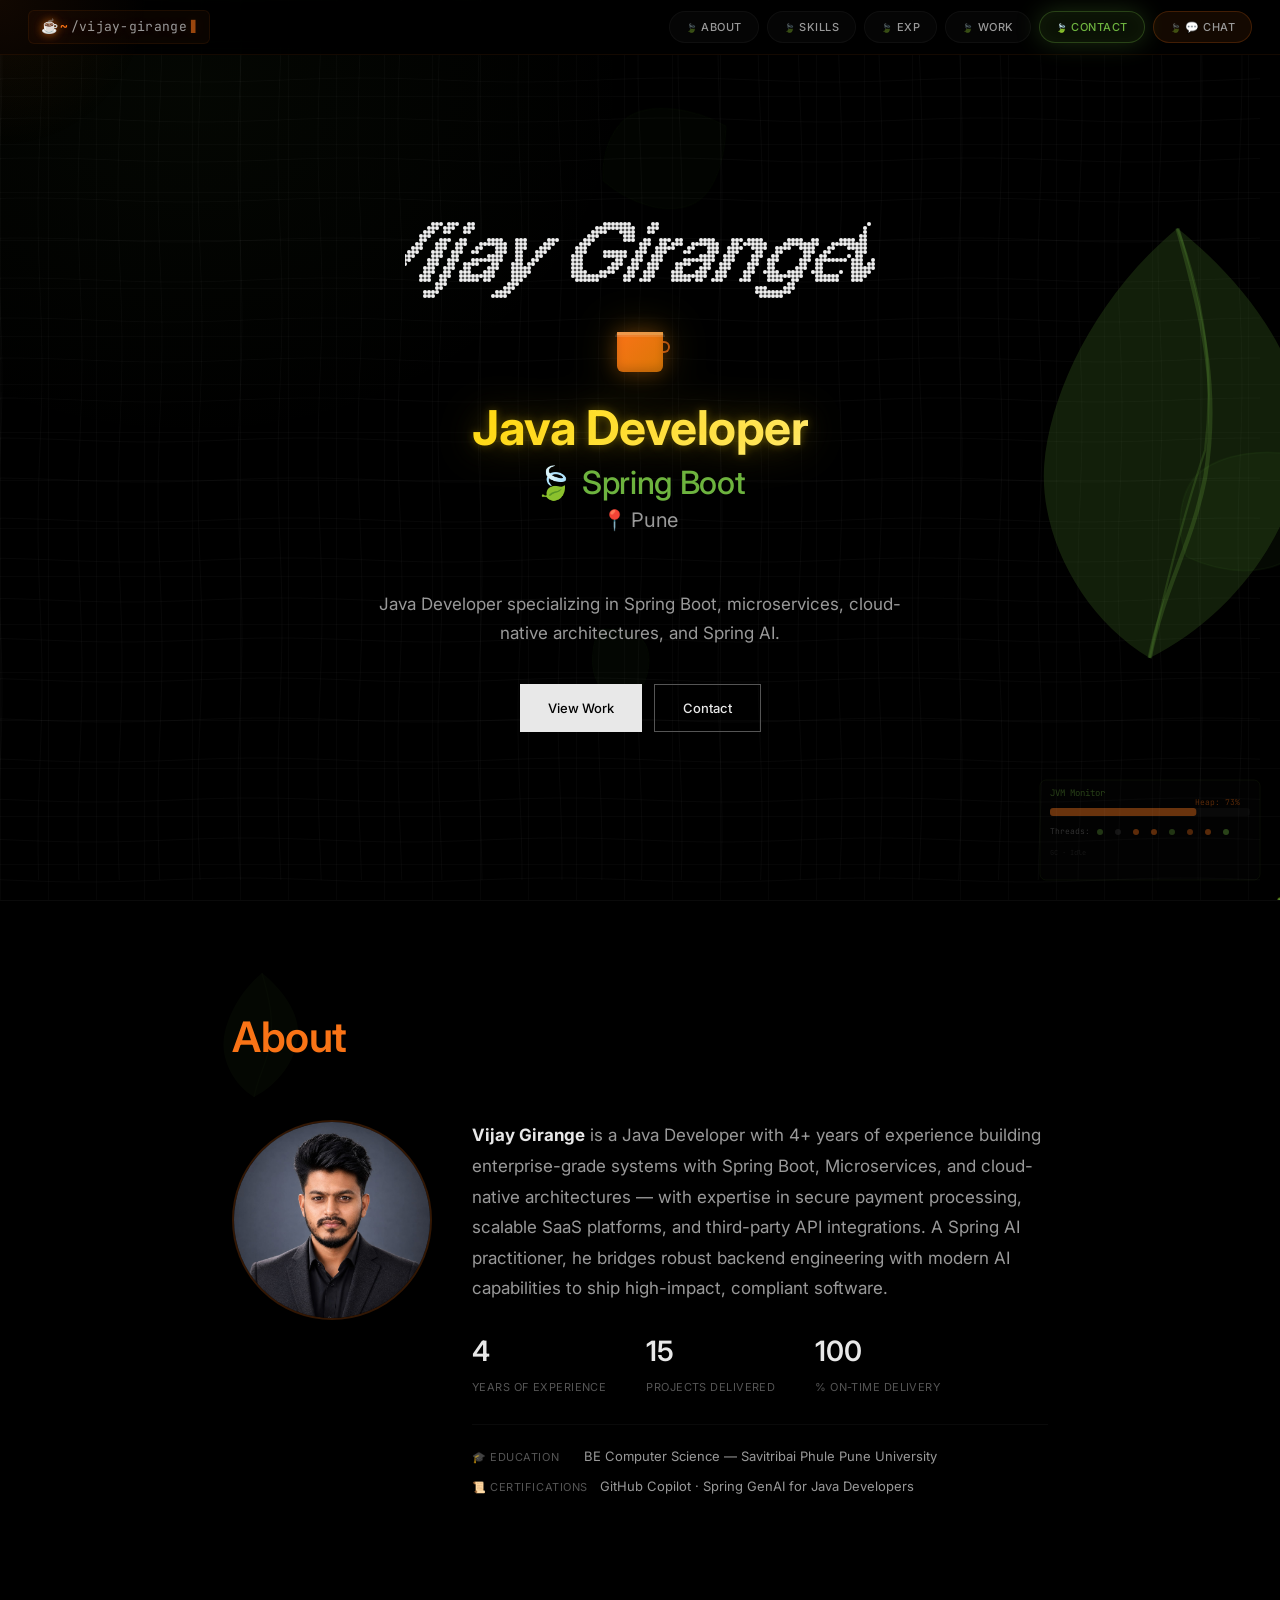
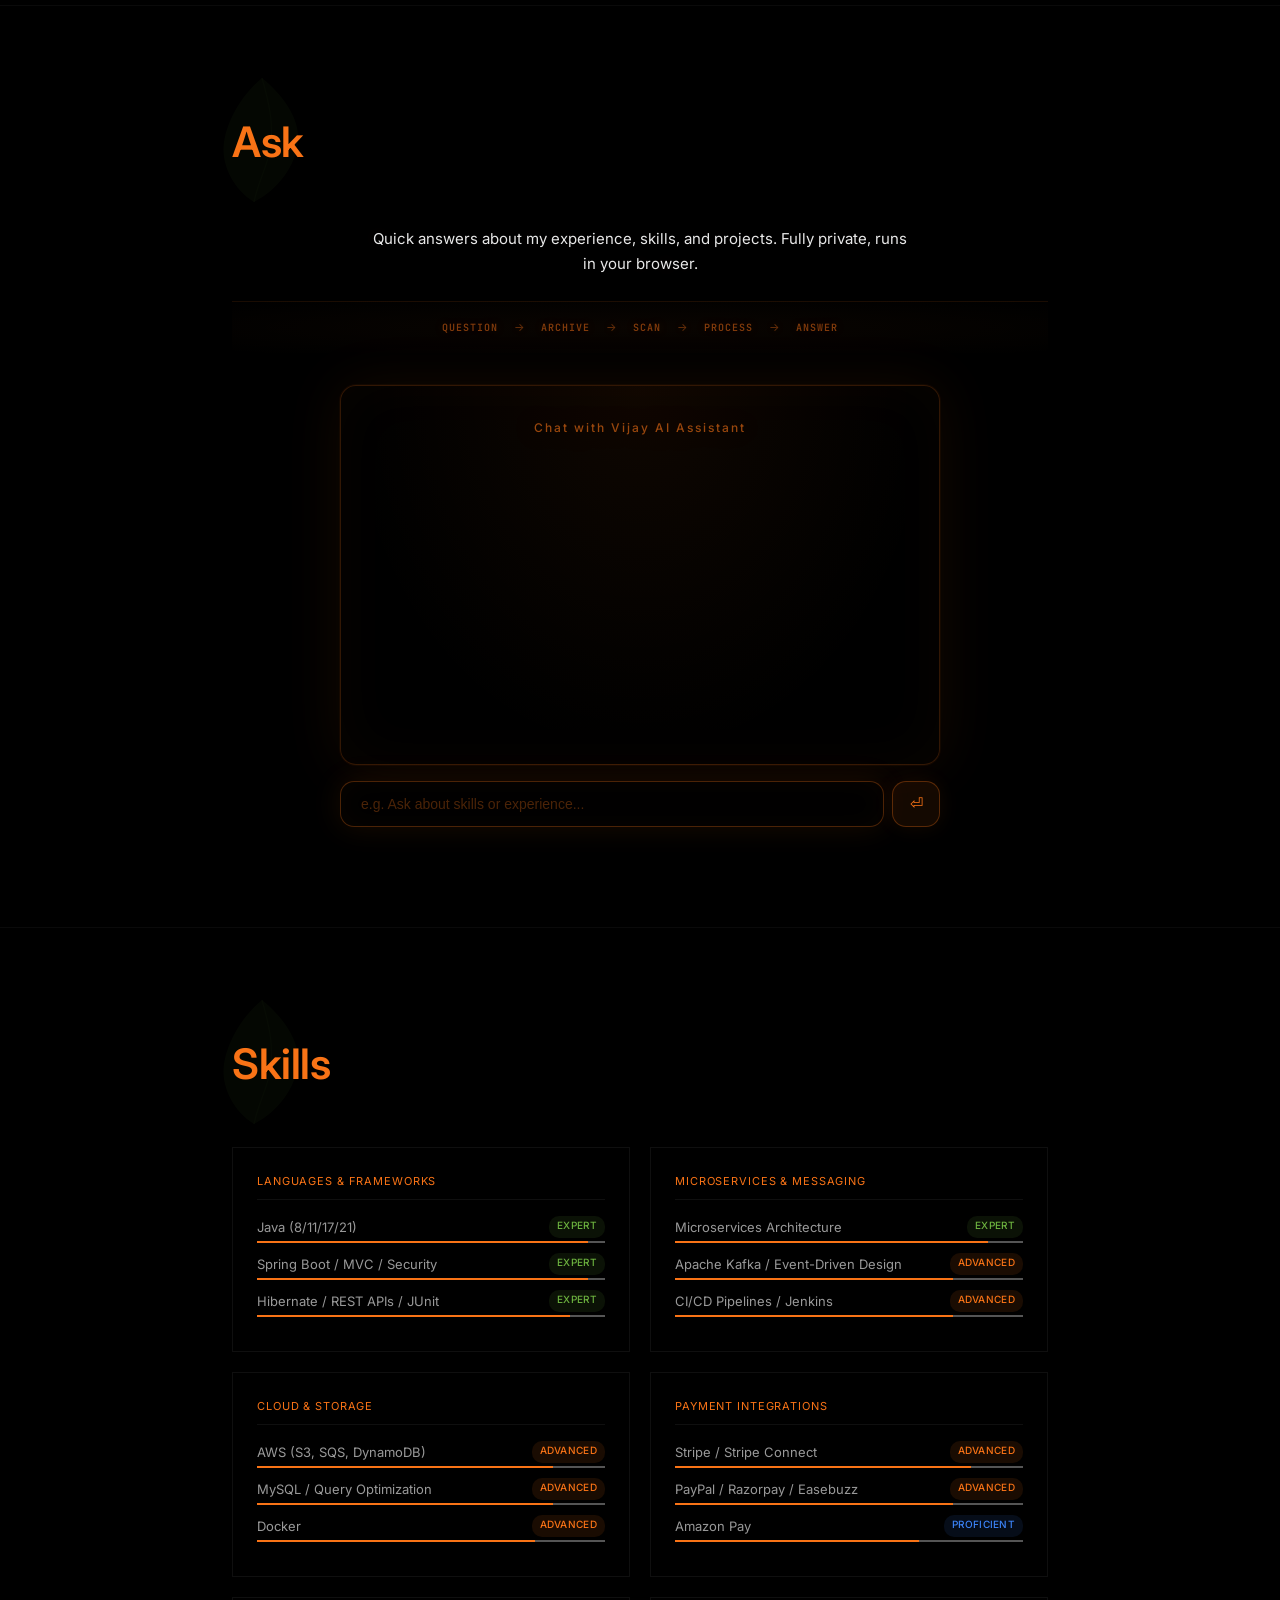
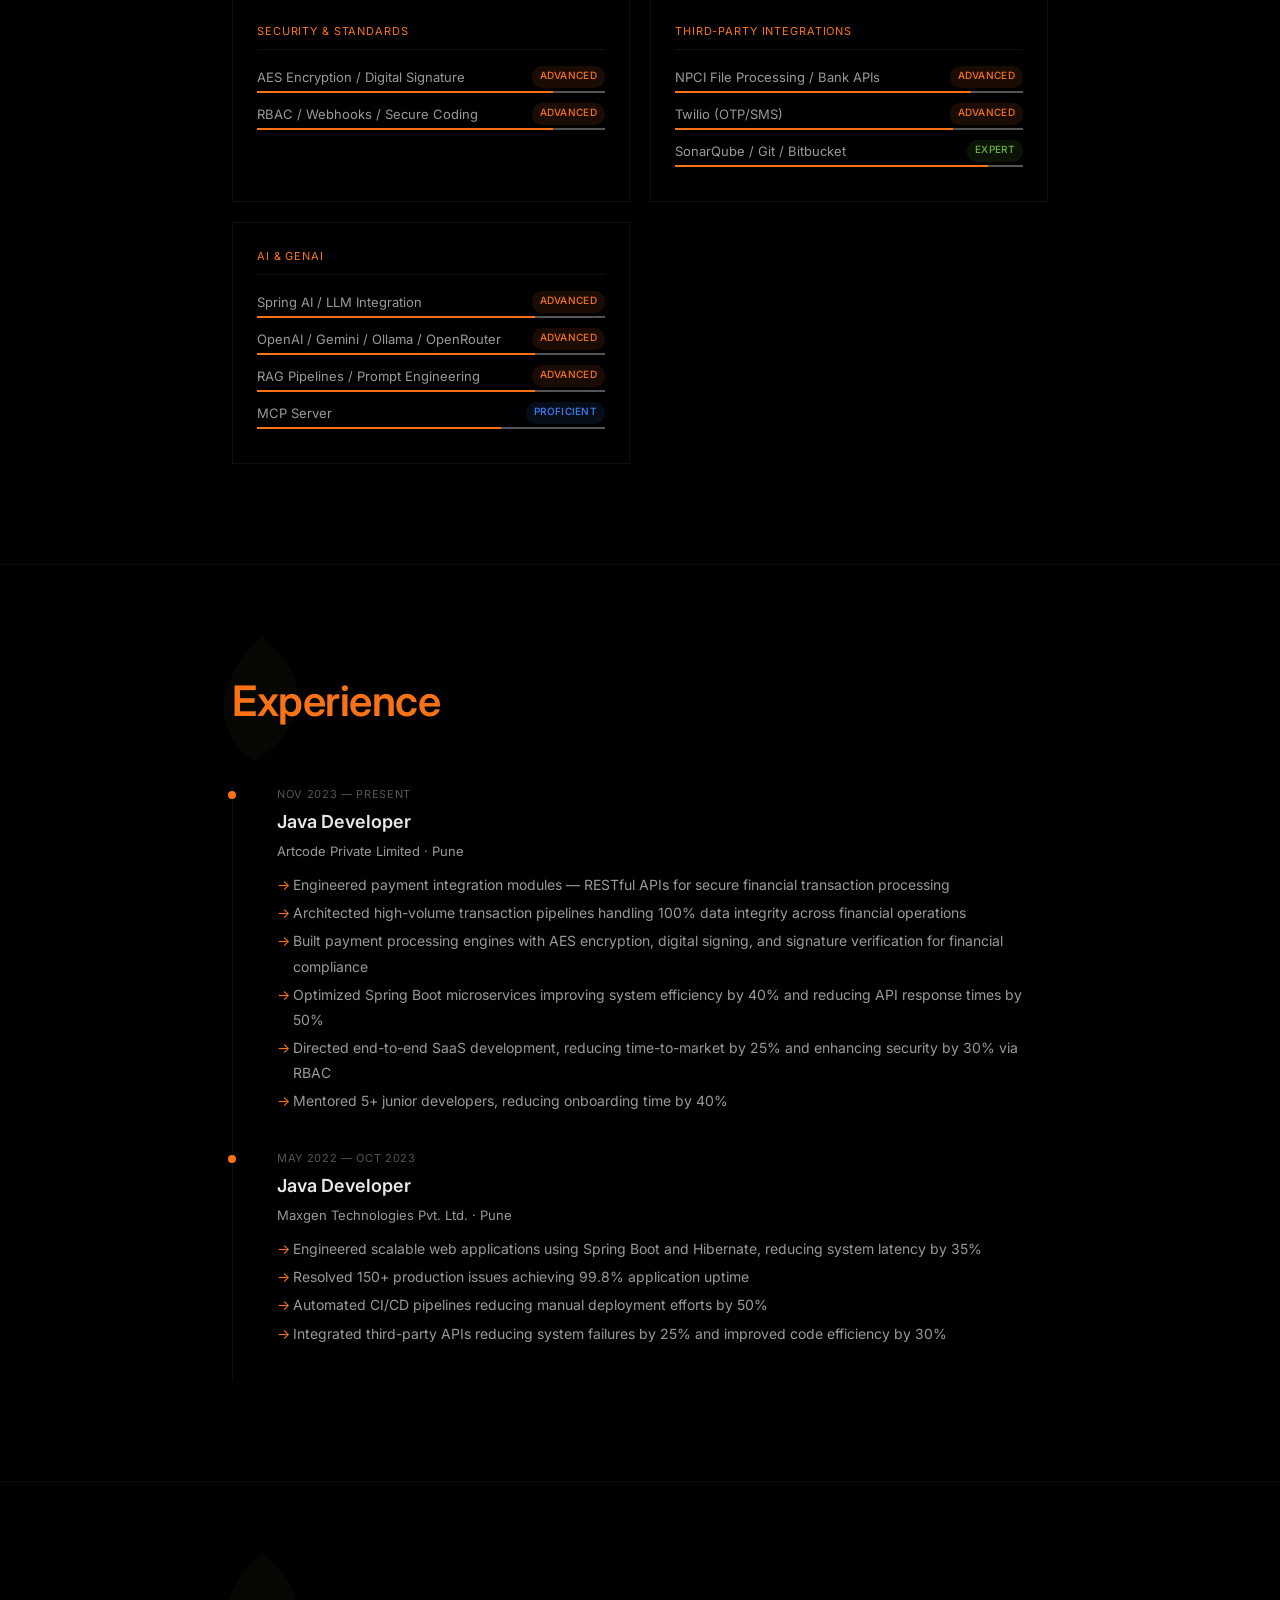
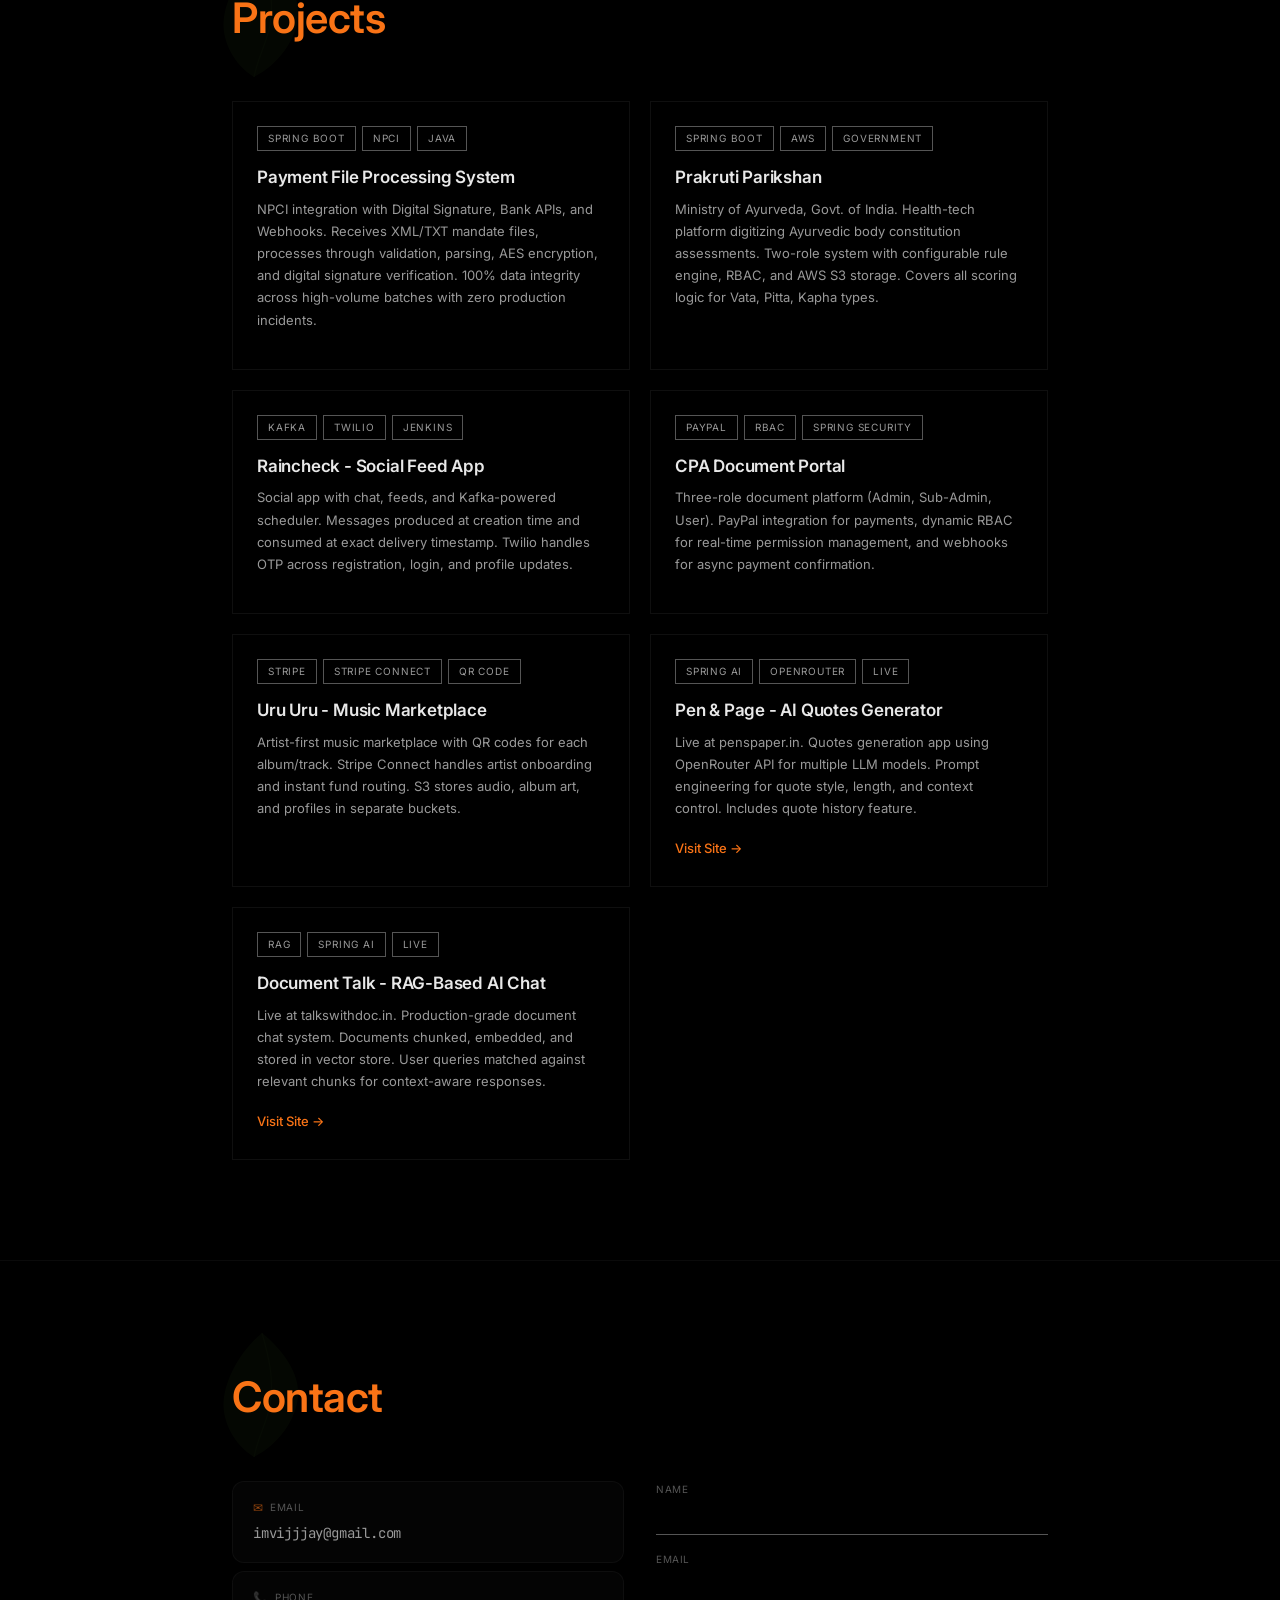
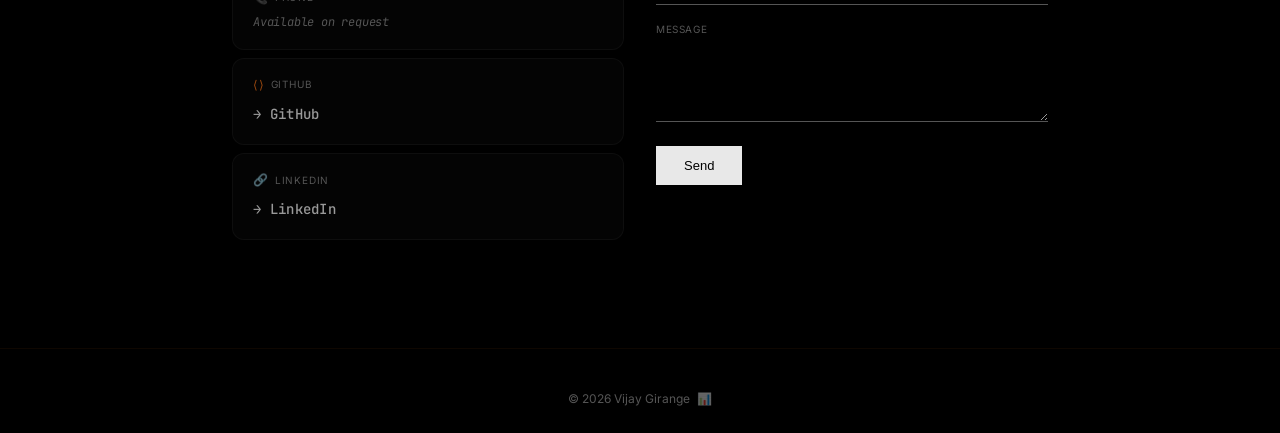
<file: index.html>
<!DOCTYPE html>
<html lang="en">
<head>
<meta charset="UTF-8">
<meta name="viewport" content="width=device-width, initial-scale=1.0">
<title>Vijay Girange — Java Developer</title>
<meta name="description" content="Vijay Girange — Java Developer | Spring Boot · Microservices · AWS">
<link rel="icon" href="data:image/svg+xml,<svg xmlns='http://www.w3.org/2000/svg' viewBox='0 0 100 100'><text y='.9em' font-size='90'>☕</text></svg>">
<link rel="preconnect" href="https://fonts.googleapis.com">
<link rel="preconnect" href="https://fonts.gstatic.com" crossorigin>
<link href="https://fonts.googleapis.com/css2?family=Inter:wght@400;500;600;700&family=JetBrains+Mono:wght@400;500&display=swap" rel="stylesheet">
<link rel="stylesheet" href="styles.css?v=2">
</head>
<body>
  <canvas id="bgCanvas" aria-hidden="true"></canvas>
  <div class="boot-overlay" id="bootOverlay">
  <div class="boot-terminal">
    <div class="boot-title">Vijay Girange</div>
    <div class="boot-subtitle">Java Developer · Building Scalable Backend Systems</div>
    <div class="boot-progress"><div class="boot-progress-bar" id="bootProgressBar"><div class="boot-progress-glow"></div></div></div>
    <div class="boot-logs" id="bootLogs"></div>
  </div>
</div>
<div class="cursor-glow" id="cursorGlow"></div>
<div class="grid-bg"></div>

<nav class="nav" id="nav">
  <div class="nav-path"><span class="nav-coffee">☕</span> <span>~</span>/vijay-girange</div>
  <div class="nav-links" id="navLinks">
    <a href="#about" class="nav-link active" style="--nav-delay:0s">About</a>
    <a href="#skills" class="nav-link" style="--nav-delay:0.3s">Skills</a>
    <a href="#experience" class="nav-link" style="--nav-delay:0.6s">Exp</a>
    <a href="#projects" class="nav-link" style="--nav-delay:0.9s">Work</a>
    <a href="#contact" class="nav-link" style="--nav-delay:1.2s">Contact</a>
    <a href="#rag" class="nav-link nav-chat" style="--nav-delay:1.5s">💬 Chat</a>
  </div>
</nav>

<section class="hero" id="hero">
  <div class="spring-leaf" aria-hidden="true">
    <svg viewBox="0 0 120 160" fill="none" xmlns="http://www.w3.org/2000/svg">
      <path d="M60 0 C85 20 108 50 105 80 C102 110 80 140 50 155 C25 140 10 110 12 85 C14 60 30 25 60 0Z"
        fill="currentColor" opacity="0.25" />
      <path d="M60 0 C70 35 75 60 70 90 C65 115 55 130 50 155"
        stroke="currentColor" stroke-width="1.5" opacity="0.35" fill="none" />
      <path d="M60 0 Q75 40 70 80 Q60 110 50 155"
        stroke="currentColor" stroke-width="0.8" opacity="0.3" fill="none" />
    </svg>
  </div>
  <h1 class="hero-name scatter-text" id="scatterName">Vijay Girange</h1>
  <div class="hero-role">
    <div class="hr-line hr-title title-group"><div class="java-cup"><div class="cup-steam s1"></div><div class="cup-steam s2"></div><div class="cup-steam s3"></div><div class="cup-body"><div class="cup-handle"></div></div></div>Java Developer</div>
    <div class="hr-line hr-stack">🍃 Spring Boot</div>
    <div class="hr-line hr-location">📍 Pune</div>
  </div>
  <p class="hero-desc">Java Developer specializing in Spring Boot, microservices, cloud-native architectures, and Spring AI.</p>
  <div class="hero-cta">
    <a href="#projects" class="btn btn-primary">View Work</a>
    <a href="#contact" class="btn btn-ghost">Contact</a>
  </div>
</section>

<section class="section" id="about">
  <div class="container">
    <div class="section-header reveal">
      <div class="section-leaf" data-section="about"></div>
      <h2 class="section-title section-motion-float" id="aboutTitle">About</h2>
    </div>
    <div class="about-grid" id="aboutGrid">
      <div class="about-image" id="aboutImage">
        <img src="photos/WhatsApp Image 2026-08-28 at 10.45.39 PM (1).jpeg" alt="Vijay Girange">
      </div>
      <div>
        <p class="about-text reveal" id="aboutText">
          <strong>Vijay Girange</strong> is a Java Developer with 4+ years of experience building enterprise-grade systems with Spring Boot, Microservices, and cloud-native architectures — with expertise in secure payment processing, scalable SaaS platforms, and third-party API integrations. A Spring AI practitioner, he bridges robust backend engineering with modern AI capabilities to ship high-impact, compliant software.
        </p>
        <div class="about-metrics reveal reveal-delay-1">
          <div class="metric-item"><div class="metric-value" data-target="4">0</div><div class="metric-label">Years of Experience</div></div>
          <div class="metric-item"><div class="metric-value" data-target="15">0</div><div class="metric-label">Projects Delivered</div></div>
          <div class="metric-item"><div class="metric-value" data-target="100">0</div><div class="metric-label">% On-Time Delivery</div></div>
        </div>
        <div class="about-edu reveal reveal-delay-2">
          <div class="edu-row"><span class="edu-label">🎓 Education</span><span class="edu-value">BE Computer Science — Savitribai Phule Pune University</span></div>
          <div class="edu-row"><span class="edu-label">📜 Certifications</span><span class="edu-value">GitHub Copilot · Spring GenAI for Java Developers</span></div>
        </div>
      </div>
    </div>
  </div>
</section>

<section class="section" id="rag">
  <div class="container">
    <div class="section-header reveal">
      <div class="section-leaf" data-section="rag"></div>
      <h2 class="section-title section-motion-pulse">Ask</h2>
    </div>
    <p class="rag-desc reveal" style="margin-bottom:24px">Quick answers about my experience, skills, and projects. Fully private, runs in your browser.</p>
    <div class="rag-pipeline" id="ragPipeline" role="status" aria-live="polite">
      <span class="pipe-stage" data-stage="question">Question</span>
      <span class="pipe-arrow">→</span>
      <span class="pipe-stage" data-stage="archive">Archive</span>
      <span class="pipe-arrow">→</span>
      <span class="pipe-stage" data-stage="scanner">Scan</span>
      <span class="pipe-arrow">→</span>
      <span class="pipe-stage" data-stage="processor">Process</span>
      <span class="pipe-arrow">→</span>
      <span class="pipe-stage" data-stage="done">Answer</span>
    </div>
    <div class="rag-chat">
      <div class="rag-chat-messages" id="ragMessages" role="log" aria-live="polite">
        <div class="rag-msg rag-msg-system"><div class="rag-msg-content">Chat with Vijay AI Assistant</div></div>
      </div>
      <div class="rag-chat-input-row">
        <input type="text" class="rag-input" id="ragInput" placeholder="e.g. Ask about skills or experience..." autocomplete="off">
        <button class="rag-send" id="ragSend">⏎</button>
      </div>
    </div>
  </div>
</section>

<section class="section" id="skills">
  <div class="container">
    <div class="section-header reveal">
      <div class="section-leaf" data-section="skills"></div>
      <h2 class="section-title section-motion-bounce">Skills</h2>
    </div>
    <div class="skills-grid">
      <div class="skill-card reveal">
        <div class="skill-card-title">Languages & Frameworks</div>
        <div class="skill-item"><div class="skill-header"><span class="skill-name">Java (8/11/17/21)</span><span class="skill-level expert">Expert</span></div><div class="skill-bar"><div class="skill-bar-fill" data-pct="95"></div></div></div>
        <div class="skill-item"><div class="skill-header"><span class="skill-name">Spring Boot / MVC / Security</span><span class="skill-level expert">Expert</span></div><div class="skill-bar"><div class="skill-bar-fill" data-pct="95"></div></div></div>
        <div class="skill-item"><div class="skill-header"><span class="skill-name">Hibernate / REST APIs / JUnit</span><span class="skill-level expert">Expert</span></div><div class="skill-bar"><div class="skill-bar-fill" data-pct="90"></div></div></div>
      </div>
      <div class="skill-card reveal reveal-delay-1">
        <div class="skill-card-title">Microservices & Messaging</div>
        <div class="skill-item"><div class="skill-header"><span class="skill-name">Microservices Architecture</span><span class="skill-level expert">Expert</span></div><div class="skill-bar"><div class="skill-bar-fill" data-pct="90"></div></div></div>
        <div class="skill-item"><div class="skill-header"><span class="skill-name">Apache Kafka / Event-Driven Design</span><span class="skill-level advanced">Advanced</span></div><div class="skill-bar"><div class="skill-bar-fill" data-pct="80"></div></div></div>
        <div class="skill-item"><div class="skill-header"><span class="skill-name">CI/CD Pipelines / Jenkins</span><span class="skill-level advanced">Advanced</span></div><div class="skill-bar"><div class="skill-bar-fill" data-pct="80"></div></div></div>
      </div>
      <div class="skill-card reveal reveal-delay-2">
        <div class="skill-card-title">Cloud & Storage</div>
        <div class="skill-item"><div class="skill-header"><span class="skill-name">AWS (S3, SQS, DynamoDB)</span><span class="skill-level advanced">Advanced</span></div><div class="skill-bar"><div class="skill-bar-fill" data-pct="85"></div></div></div>
        <div class="skill-item"><div class="skill-header"><span class="skill-name">MySQL / Query Optimization</span><span class="skill-level advanced">Advanced</span></div><div class="skill-bar"><div class="skill-bar-fill" data-pct="85"></div></div></div>
        <div class="skill-item"><div class="skill-header"><span class="skill-name">Docker</span><span class="skill-level advanced">Advanced</span></div><div class="skill-bar"><div class="skill-bar-fill" data-pct="80"></div></div></div>
      </div>
      <div class="skill-card reveal">
        <div class="skill-card-title">Payment Integrations</div>
        <div class="skill-item"><div class="skill-header"><span class="skill-name">Stripe / Stripe Connect</span><span class="skill-level advanced">Advanced</span></div><div class="skill-bar"><div class="skill-bar-fill" data-pct="85"></div></div></div>
        <div class="skill-item"><div class="skill-header"><span class="skill-name">PayPal / Razorpay / Easebuzz</span><span class="skill-level advanced">Advanced</span></div><div class="skill-bar"><div class="skill-bar-fill" data-pct="80"></div></div></div>
        <div class="skill-item"><div class="skill-header"><span class="skill-name">Amazon Pay</span><span class="skill-level proficient">Proficient</span></div><div class="skill-bar"><div class="skill-bar-fill" data-pct="70"></div></div></div>
      </div>
      <div class="skill-card reveal reveal-delay-1">
        <div class="skill-card-title">Security & Standards</div>
        <div class="skill-item"><div class="skill-header"><span class="skill-name">AES Encryption / Digital Signature</span><span class="skill-level advanced">Advanced</span></div><div class="skill-bar"><div class="skill-bar-fill" data-pct="85"></div></div></div>
        <div class="skill-item"><div class="skill-header"><span class="skill-name">RBAC / Webhooks / Secure Coding</span><span class="skill-level advanced">Advanced</span></div><div class="skill-bar"><div class="skill-bar-fill" data-pct="85"></div></div></div>
      </div>
      <div class="skill-card reveal reveal-delay-2">
        <div class="skill-card-title">Third-Party Integrations</div>
        <div class="skill-item"><div class="skill-header"><span class="skill-name">NPCI File Processing / Bank APIs</span><span class="skill-level advanced">Advanced</span></div><div class="skill-bar"><div class="skill-bar-fill" data-pct="85"></div></div></div>
        <div class="skill-item"><div class="skill-header"><span class="skill-name">Twilio (OTP/SMS)</span><span class="skill-level advanced">Advanced</span></div><div class="skill-bar"><div class="skill-bar-fill" data-pct="80"></div></div></div>
        <div class="skill-item"><div class="skill-header"><span class="skill-name">SonarQube / Git / Bitbucket</span><span class="skill-level expert">Expert</span></div><div class="skill-bar"><div class="skill-bar-fill" data-pct="90"></div></div></div>
      </div>
      <div class="skill-card reveal">
        <div class="skill-card-title">AI & GenAI</div>
        <div class="skill-item"><div class="skill-header"><span class="skill-name">Spring AI / LLM Integration</span><span class="skill-level advanced">Advanced</span></div><div class="skill-bar"><div class="skill-bar-fill" data-pct="80"></div></div></div>
        <div class="skill-item"><div class="skill-header"><span class="skill-name">OpenAI / Gemini / Ollama / OpenRouter</span><span class="skill-level advanced">Advanced</span></div><div class="skill-bar"><div class="skill-bar-fill" data-pct="80"></div></div></div>
        <div class="skill-item"><div class="skill-header"><span class="skill-name">RAG Pipelines / Prompt Engineering</span><span class="skill-level advanced">Advanced</span></div><div class="skill-bar"><div class="skill-bar-fill" data-pct="80"></div></div></div>
        <div class="skill-item"><div class="skill-header"><span class="skill-name">MCP Server</span><span class="skill-level proficient">Proficient</span></div><div class="skill-bar"><div class="skill-bar-fill" data-pct="70"></div></div></div>
      </div>
    </div>
  </div>
</section>

<section class="section" id="experience">
  <div class="container">
    <div class="section-header reveal">
      <div class="section-leaf" data-section="experience"></div>
      <h2 class="section-title section-motion-spin">Experience</h2>
    </div>
    <div class="timeline">
      <div class="timeline-item reveal">
        <div class="timeline-date">Nov 2023 — Present</div>
        <div class="timeline-role">Java Developer</div>
        <div class="timeline-company">Artcode Private Limited · Pune</div>
        <ul class="timeline-desc">
          <li>Engineered payment integration modules — RESTful APIs for secure financial transaction processing</li>
          <li>Architected high-volume transaction pipelines handling 100% data integrity across financial operations</li>
          <li>Built payment processing engines with AES encryption, digital signing, and signature verification for financial compliance</li>
          <li>Optimized Spring Boot microservices improving system efficiency by 40% and reducing API response times by 50%</li>
          <li>Directed end-to-end SaaS development, reducing time-to-market by 25% and enhancing security by 30% via RBAC</li>
          <li>Mentored 5+ junior developers, reducing onboarding time by 40%</li>
        </ul>
      </div>
      <div class="timeline-item reveal reveal-delay-1">
        <div class="timeline-date">May 2022 — Oct 2023</div>
        <div class="timeline-role">Java Developer</div>
        <div class="timeline-company">Maxgen Technologies Pvt. Ltd. · Pune</div>
        <ul class="timeline-desc">
          <li>Engineered scalable web applications using Spring Boot and Hibernate, reducing system latency by 35%</li>
          <li>Resolved 150+ production issues achieving 99.8% application uptime</li>
          <li>Automated CI/CD pipelines reducing manual deployment efforts by 50%</li>
          <li>Integrated third-party APIs reducing system failures by 25% and improved code efficiency by 30%</li>
        </ul>
      </div>
    </div>
  </div>
</section>

<section class="section" id="projects">
  <div class="container">
    <div class="section-header reveal">
      <div class="section-leaf" data-section="projects"></div>
      <h2 class="section-title section-motion-sway">Projects</h2>
    </div>
    <div class="projects-grid">
      <div class="project-card reveal">
        <div class="project-tags"><span class="project-tag">Spring Boot</span><span class="project-tag">NPCI</span><span class="project-tag">Java</span></div>
        <div class="project-title">Payment File Processing System</div>
        <div class="project-desc">NPCI integration with Digital Signature, Bank APIs, and Webhooks. Receives XML/TXT mandate files, processes through validation, parsing, AES encryption, and digital signature verification. 100% data integrity across high-volume batches with zero production incidents.</div>
      </div>
      <div class="project-card reveal reveal-delay-1">
        <div class="project-tags"><span class="project-tag">Spring Boot</span><span class="project-tag">AWS</span><span class="project-tag">Government</span></div>
        <div class="project-title">Prakruti Parikshan</div>
        <div class="project-desc">Ministry of Ayurveda, Govt. of India. Health-tech platform digitizing Ayurvedic body constitution assessments. Two-role system with configurable rule engine, RBAC, and AWS S3 storage. Covers all scoring logic for Vata, Pitta, Kapha types.</div>
      </div>
      <div class="project-card reveal reveal-delay-2">
        <div class="project-tags"><span class="project-tag">Kafka</span><span class="project-tag">Twilio</span><span class="project-tag">Jenkins</span></div>
        <div class="project-title">Raincheck - Social Feed App</div>
        <div class="project-desc">Social app with chat, feeds, and Kafka-powered scheduler. Messages produced at creation time and consumed at exact delivery timestamp. Twilio handles OTP across registration, login, and profile updates.</div>
      </div>
      <div class="project-card reveal">
        <div class="project-tags"><span class="project-tag">PayPal</span><span class="project-tag">RBAC</span><span class="project-tag">Spring Security</span></div>
        <div class="project-title">CPA Document Portal</div>
        <div class="project-desc">Three-role document platform (Admin, Sub-Admin, User). PayPal integration for payments, dynamic RBAC for real-time permission management, and webhooks for async payment confirmation.</div>
      </div>
      <div class="project-card reveal reveal-delay-1">
        <div class="project-tags"><span class="project-tag">Stripe</span><span class="project-tag">Stripe Connect</span><span class="project-tag">QR Code</span></div>
        <div class="project-title">Uru Uru - Music Marketplace</div>
        <div class="project-desc">Artist-first music marketplace with QR codes for each album/track. Stripe Connect handles artist onboarding and instant fund routing. S3 stores audio, album art, and profiles in separate buckets.</div>
      </div>
      <div class="project-card reveal reveal-delay-2">
        <div class="project-tags"><span class="project-tag">Spring AI</span><span class="project-tag">OpenRouter</span><span class="project-tag">Live</span></div>
        <div class="project-title">Pen & Page - AI Quotes Generator</div>
        <div class="project-desc">Live at penspaper.in. Quotes generation app using OpenRouter API for multiple LLM models. Prompt engineering for quote style, length, and context control. Includes quote history feature.</div>
        <a href="https://penspaper.in" class="project-link" target="_blank" rel="noopener">Visit Site →</a>
      </div>
      <div class="project-card reveal">
        <div class="project-tags"><span class="project-tag">RAG</span><span class="project-tag">Spring AI</span><span class="project-tag">Live</span></div>
        <div class="project-title">Document Talk - RAG-Based AI Chat</div>
        <div class="project-desc">Live at talkswithdoc.in. Production-grade document chat system. Documents chunked, embedded, and stored in vector store. User queries matched against relevant chunks for context-aware responses.</div>
        <a href="https://talkswithdoc.in" class="project-link" target="_blank" rel="noopener">Visit Site →</a>
      </div>
    </div>
  </div>
</section>

<section class="section" id="contact">
  <div class="container">
    <div class="section-header reveal">
      <div class="section-leaf" data-section="contact"></div>
      <h2 class="section-title section-motion-glow">Contact</h2>
    </div>
    <div class="contact-grid">
      <div>
        <div class="contact-item reveal">
          <div class="contact-label"><span class="contact-icon">✉</span> Email</div>
          <span class="contact-value copy-val" data-copy="imvijjjay@gmail.com">imvijjjay@gmail.com</span>
        </div>
        <div class="contact-item reveal reveal-delay-1">
          <div class="contact-label"><span class="contact-icon">📞</span> Phone</div>
          <span class="contact-value contact-hidden">Available on request</span>
        </div>
        <div class="contact-item reveal reveal-delay-2">
          <div class="contact-label"><span class="contact-icon">⟨⟩</span> GitHub</div>
          <a href="https://github.com/ImVjGit" target="_blank" rel="noopener" class="contact-value contact-link">→ GitHub</a>
        </div>
        <div class="contact-item reveal reveal-delay-3">
          <div class="contact-label"><span class="contact-icon">🔗</span> LinkedIn</div>
          <a href="https://linkedin.com/in/vijay-girange-a11890240" target="_blank" rel="noopener" class="contact-value contact-link">→ LinkedIn</a>
        </div>
      </div>
      <div class="contact-form reveal reveal-delay-1">
        <form id="contactForm" action="https://formspree.io/f/mlgvlrpn" method="POST">
          <input type="text" name="_gotcha" style="display:none">
          <input type="hidden" name="_subject" value="Portfolio Contact">
          <div class="form-group"><label class="form-label">Name</label><input type="text" class="form-input" name="name" required></div>
          <div class="form-group"><label class="form-label">Email</label><input type="email" class="form-input" name="email" required></div>
          <div class="form-group"><label class="form-label">Message</label><textarea class="form-textarea" name="message" required></textarea></div>
          <button type="submit" class="btn btn-primary">Send</button>
        </form>
      </div>
    </div>
  </div>
</section>



<footer class="footer">
  <div class="footer-stats" id="footerStats">
    <div class="footer-stat"><span class="stat-icon">👀</span><span class="stat-num" id="statVisits">0</span><span class="stat-label">Visits</span></div>
    <div class="footer-stat"><span class="stat-icon">✉️</span><span class="stat-num" id="statEmails">0</span><span class="stat-label">Emails Sent</span></div>
  </div>
  <div class="footer-text">© 2026 Vijay Girange <span class="footer-toggle" id="statsToggle">📊</span></div>
</footer>

<script src="bg-anim.js?v=2"></script>
<script src="scatter.js?v=2"></script>
<script src="rag-worker.js?v=2"></script>
<script src="script.js?v=2"></script>
</body>
</html>
</file>
<file: styles.css>
*,*::before,*::after{box-sizing:border-box;margin:0;padding:0}
:root{
  --bg:#000;
  --text:#e8e8e8;
  --text-dim:#999;
  --text-muted:#555;
  --accent:#f97316;
  --font:'Inter',-apple-system,Segoe UI,Roboto,sans-serif;
  --font-mono:'JetBrains Mono',Courier New,monospace;
  --spring:#6DB33F;
}
html{scroll-behavior:smooth}
body{
  font-family:var(--font);background:var(--bg);color:var(--text);
  font-size:17px;line-height:1.7;-webkit-font-smoothing:antialiased;-moz-osx-font-smoothing:grayscale;
  text-rendering:optimizeLegibility;overflow-x:hidden;
}
::selection{background:var(--accent);color:var(--bg)}
::-webkit-scrollbar{width:4px}
::-webkit-scrollbar-track{background:var(--bg)}
::-webkit-scrollbar-thumb{background:var(--text-muted)}

.scatter-text{
  display:flex;align-items:center;justify-content:center;
  text-align:center;min-height:1.2em;color:transparent;user-select:none;
}
.scatter-image{position:relative;overflow:hidden}

/* Cursor Glow */
.cursor-glow{
  position:fixed;pointer-events:none;z-index:9998;
  width:300px;height:300px;border-radius:50%;
  background:radial-gradient(circle,rgba(249,115,22,0.07) 0%,transparent 70%);
  transform:translate(-50%,-50%);transition:opacity .4s;
  will-change:left,top;
}

/* Grid Background */
.grid-bg{
  position:fixed;inset:0;z-index:0;pointer-events:none;
  background-image:linear-gradient(rgba(255,255,255,0.025) 1px,transparent 1px),linear-gradient(90deg,rgba(255,255,255,0.025) 1px,transparent 1px);
  background-size:48px 48px;
}

/* Boot */
.boot-overlay{
  position:fixed;inset:0;z-index:9999;background:#000;display:flex;
  align-items:center;justify-content:center;padding:24px;
  transition:opacity .8s;overflow:hidden;
}
.boot-overlay::before{
  content:'';position:absolute;inset:0;
  background:linear-gradient(0deg,transparent 50%,rgba(0,255,136,0.015) 50%);
  background-size:100% 4px;pointer-events:none;z-index:1;
  animation:scanlines .1s linear infinite;
}
@keyframes scanlines{0%{background-position:0 0}100%{background-position:0 4px}}
.boot-overlay.boot-done{opacity:0;pointer-events:none}
.boot-terminal{max-width:540px;width:100%;position:relative;z-index:2}
.boot-title{
  font-size:24px;font-weight:600;color:var(--text);letter-spacing:-0.3px;margin-bottom:4px;
  animation:titleGlow 2s ease-in-out infinite;
}
@keyframes titleGlow{0%,100%{text-shadow:0 0 10px rgba(249,115,22,0.1)}50%{text-shadow:0 0 20px rgba(249,115,22,0.3)}}
.boot-subtitle{font-size:13px;color:var(--accent);margin-bottom:24px;letter-spacing:1px}
.boot-progress{width:100%;height:3px;background:rgba(255,255,255,0.06);margin-bottom:20px;overflow:hidden;position:relative}
.boot-progress-bar{height:100%;width:0;background:linear-gradient(90deg,var(--accent),var(--spring),var(--accent));background-size:200% 100%;transition:width .4s;animation:progPulse 1.5s ease-in-out infinite}
.boot-progress-glow{position:absolute;top:-2px;right:0;width:80px;height:7px;background:var(--spring);filter:blur(8px);opacity:0.5}
@keyframes progPulse{0%,100%{background-position:0 0}50%{background-position:100% 0}}
.boot-logs{font-family:var(--font-mono);font-size:11px;color:var(--text-dim);line-height:1.7;max-height:220px}
.boot-log{opacity:0;animation:logEntry .3s ease-out forwards;margin-bottom:1px;position:relative}
.boot-log:last-child::after{content:'▊';position:absolute;color:var(--accent);animation:cursorBlink .8s step-end infinite;margin-left:2px}
@keyframes logEntry{0%{opacity:0;transform:translateY(6px)}100%{opacity:1;transform:translateY(0)}}
@keyframes cursorBlink{50%{opacity:0}}
.boot-log .t{color:var(--text-muted)}
.boot-log .l{color:var(--accent)}

/* Boot fly-out explosion */
.boot-log.fly{animation:flyOut .7s cubic-bezier(0.55,0,1,0.45) forwards}
@keyframes flyOut{
  0%{opacity:1;transform:translateX(0) translateY(0) scale(1) rotate(0)}
  100%{opacity:0;transform:translateX(var(--fx,200px)) translateY(var(--fy,-150px)) scale(0.3) rotate(var(--fr,30deg))}
}
.boot-done .boot-progress{animation:progFade .5s forwards}
@keyframes progFade{to{opacity:0;transform:scaleX(0.5);transform-origin:right}}

/* Nav */
.nav{
  position:fixed;top:0;left:0;right:0;z-index:100;padding:10px 28px;
  display:flex;align-items:center;justify-content:space-between;
  background:rgba(0,0,0,0.85);backdrop-filter:blur(12px);
  border-bottom:1px solid rgba(249,115,22,0.08);
}
.nav-path{
  font-size:13px;color:var(--text-dim);display:flex;align-items:center;gap:2px;
  font-family:var(--font-mono);letter-spacing:0.3px;
  text-shadow:0 0 12px rgba(249,115,22,0.15),0 0 30px rgba(109,179,63,0.08);
  padding:4px 12px;border-radius:6px;
  background:rgba(249,115,22,0.04);border:1px solid rgba(249,115,22,0.08);
}
.nav-path span{
  color:var(--accent);font-weight:600;
  text-shadow:0 0 8px rgba(249,115,22,0.4),0 0 20px rgba(249,115,22,0.2);
  animation:pathPulse 2.5s ease-in-out infinite;
}
.nav-path::after{
  content:'▊';color:var(--accent);font-size:10px;margin-left:2px;
  animation:cursorBlink .8s step-end infinite;opacity:0.6;
}
@keyframes pathPulse{0%,100%{text-shadow:0 0 8px rgba(249,115,22,0.4),0 0 20px rgba(249,115,22,0.2)}50%{text-shadow:0 0 16px rgba(249,115,22,0.6),0 0 40px rgba(249,115,22,0.3)}}
.nav-coffee{font-size:14px;animation:coffeeSteam 2s ease-in-out infinite;display:inline-block;filter:drop-shadow(0 0 4px rgba(249,115,22,0.3))}
@keyframes coffeeSteam{0%,100%{transform:translateY(0) rotate(0deg)}50%{transform:translateY(-2px) rotate(5deg)}}

.nav-links{display:flex;gap:8px;align-items:center}
.nav-link{
  font-size:11px;color:var(--text-dim);text-decoration:none;
  padding:6px 16px;border-radius:20px;letter-spacing:0.5px;text-transform:uppercase;
  border:1px solid rgba(255,255,255,0.04);background:rgba(255,255,255,0.02);
  transition:all .3s;font-weight:500;position:relative;
  animation:navFloat 4s ease-in-out var(--nav-delay,0s) infinite;
}
.nav-link::before{
  content:'🍃';font-size:9px;margin-right:4px;opacity:0.4;
  display:inline-block;transition:all .3s;
}
.nav-link:hover{
  color:var(--spring);border-color:rgba(109,179,63,0.25);
  background:rgba(109,179,63,0.08);
  box-shadow:0 0 20px rgba(109,179,63,0.2),inset 0 0 16px rgba(109,179,63,0.04);
  transform:translateY(-2px);animation:none;
}
.nav-link:hover::before{opacity:1;animation:leafSpin .6s ease-out}
.nav-link.active{
  color:var(--spring);border-color:rgba(109,179,63,0.3);
  background:rgba(109,179,63,0.1);
  box-shadow:0 0 24px rgba(109,179,63,0.25),inset 0 0 16px rgba(109,179,63,0.05);
  animation:none;
}
.nav-link.active::before{opacity:1}
@keyframes navFloat{0%,100%{transform:translateY(0)}50%{transform:translateY(-3px)}}
@keyframes leafSpin{0%{transform:rotate(0deg) scale(1)}100%{transform:rotate(360deg) scale(1.2)}}
.nav-chat{background:rgba(249,115,22,0.08) !important;border-color:rgba(249,115,22,0.2) !important}
.nav-chat:hover{background:rgba(249,115,22,0.2) !important}

/* Hero */
.hero{
  min-height:100vh;display:flex;flex-direction:column;align-items:center;
  justify-content:center;padding:120px 32px 80px;position:relative;
  overflow:hidden;
}
.hero::before{
  content:'';position:absolute;top:-30%;left:-20%;width:70%;height:80%;
  background:radial-gradient(ellipse at center, rgba(109,179,63,0.04) 0%, transparent 70%);
  pointer-events:none;z-index:0;
}
.hero-name{font-size:clamp(44px,10vw,82px);font-weight:600;letter-spacing:-1.5px;line-height:1.05;margin-bottom:24px}
.hero-role{text-align:center;margin-bottom:28px}
.hr-line{font-size:clamp(20px,3.5vw,32px);line-height:1.4;letter-spacing:-0.3px}
.hr-comment{color:var(--text-muted);font-size:clamp(14px,2vw,20px);font-family:var(--font-mono)}
.hr-title{font-weight:700;color:#fff;font-size:clamp(28px,5vw,48px);letter-spacing:-0.5px;position:relative;display:inline-flex;align-items:center;justify-content:center;gap:4px}
.title-group{flex-direction:column;gap:0}
.hr-title{text-shadow:0 0 10px rgba(255,215,0,0.3),0 0 30px rgba(255,215,0,0.15),0 0 60px rgba(255,215,0,0.08);animation:waterFlow 5s ease-in-out infinite;background:linear-gradient(135deg,#ffd700,#ffec80,#ffd700,#fff8dc);background-size:300% 300%;-webkit-background-clip:text;-webkit-text-fill-color:transparent;background-clip:text;filter:drop-shadow(0 0 20px rgba(255,215,0,0.2))}


.java-cup{display:inline-flex;flex-direction:column;align-items:center;position:relative;line-height:1;animation:cupFloat 3s ease-in-out infinite;width:clamp(40px,6vw,60px);height:clamp(44px,6.5vw,64px)}
.cup-body{width:clamp(30px,4.5vw,46px);height:clamp(28px,4vw,40px);background:linear-gradient(135deg,#f97316,#d97706);border-radius:0 0 6px 6px;position:relative;box-shadow:0 0 20px rgba(249,115,22,0.3),inset 0 -4px 8px rgba(0,0,0,0.15);border-top:3px solid rgba(255,255,255,0.15);margin-top:2px}
.cup-body::before{content:'';position:absolute;top:-3px;left:-2px;right:-2px;height:5px;background:rgba(255,255,255,0.12);border-radius:6px 6px 0 0}
.cup-handle{position:absolute;right:-7px;top:6px;width:7px;height:12px;border:2.5px solid var(--accent);border-left:none;border-radius:0 8px 8px 0;opacity:0.7}
.cup-steam{position:absolute;width:3px;height:14px;background:linear-gradient(to top,transparent,var(--accent));border-radius:2px;opacity:0;top:-12px}
.s1{left:30%;animation:steamRise 2s ease-out infinite}
.s2{left:50%;animation:steamRise 2s ease-out 0.7s infinite}
.s3{left:70%;animation:steamRise 2s ease-out 1.4s infinite}
@keyframes cupFloat{0%,100%{transform:translateY(0)}50%{transform:translateY(-6px)}}
@keyframes steamRise{0%{opacity:0;transform:translateY(0) scaleX(1)}40%{opacity:0.7;transform:translateY(-10px) scaleX(0.6)}80%{opacity:0.2;transform:translateY(-20px) scaleX(0.3)}100%{opacity:0;transform:translateY(-28px) scaleX(0)}}
.hr-stack{color:var(--spring);font-weight:500}
.hr-location{font-size:clamp(14px,2.2vw,20px);color:var(--text-dim);font-weight:400}
@keyframes pulseGreen{0%,100%{opacity:1;transform:scale(1)}50%{opacity:0.5;transform:scale(0.8)}}
.hero-desc{
  font-size:17px;color:var(--text-dim);max-width:540px;text-align:center;
  margin-top:28px;line-height:1.7;
}
.hero-cta{margin-top:36px;display:flex;gap:12px}
.btn{
  display:inline-flex;align-items:center;gap:6px;padding:12px 28px;border:none;
  cursor:pointer;font-size:13px;font-weight:500;text-decoration:none;transition:all .2s;
}
.btn-primary{background:var(--text);color:var(--bg)}.btn-primary:hover{background:var(--accent)}
.btn-ghost{background:transparent;color:var(--text);border:1px solid var(--text-muted)}
.btn-ghost:hover{border-color:var(--accent);color:var(--accent)}

#bgCanvas{
  position:fixed;inset:0;z-index:0;pointer-events:none;
  width:100vw;height:100vh;
}
.spring-leaf{
  position:absolute;top:50%;right:-5%;transform:translateY(-50%);
  width:clamp(180px,26vw,360px);height:auto;color:var(--spring);
  pointer-events:none;z-index:0;animation:springSpin 20s linear infinite;
  opacity:0.7;}
.spring-leaf svg{width:100%;height:auto;display:block;}
@keyframes springSpin{
  0%{transform:translateY(-50%) rotate(0deg) scale(1)}
  25%{transform:translateY(-50%) rotate(3deg) scale(1.02)}
  75%{transform:translateY(-50%) rotate(-3deg) scale(0.98)}
  100%{transform:translateY(-50%) rotate(0deg) scale(1)}
}

/* Sections */
.section{padding:100px 0;border-top:1px solid rgba(255,255,255,0.04)}
.container{max-width:880px;margin:0 auto;padding:0 32px}
.section-header{margin-bottom:48px}
.section-number{font-size:12px;color:var(--text-muted);margin-bottom:4px}
.section-title{font-size:clamp(26px,4vw,42px);font-weight:600;letter-spacing:-0.5px;min-height:1.2em;color:var(--accent);position:relative;z-index:1}
.section-leaf{
  position:absolute;top:50%;left:-20px;transform:translateY(-50%);
  width:clamp(60px,8vw,100px);height:clamp(80px,10vw,130px);
  pointer-events:none;z-index:0;opacity:0.08;
  background:url("data:image/svg+xml,%3Csvg viewBox='0 0 120 160' fill='none' xmlns='http://www.w3.org/2000/svg'%3E%3Cpath d='M60 0 C85 20 108 50 105 80 C102 110 80 140 50 155 C25 140 10 110 12 85 C14 60 30 25 60 0Z' fill='%236DB33F' opacity='0.5'/%3E%3Cpath d='M60 0 C70 35 75 60 70 90 C65 115 55 130 50 155' stroke='%236DB33F' stroke-width='1.5' opacity='0.6' fill='none'/%3E%3C/svg%3E") no-repeat center/contain;
  transition:all .6s;
}
.section-header{position:relative}
.section-leaf.burst{
  opacity:0.25;transform:translateY(-50%) scale(1.3);
  filter:drop-shadow(0 0 20px rgba(109,179,63,0.4));
  animation:leafBurst .8s ease-out;
}

@keyframes leafBurst{
  0%{opacity:0.08;transform:translateY(-50%) scale(1)}
  40%{opacity:0.35;transform:translateY(-50%) scale(1.6);filter:drop-shadow(0 0 40px rgba(109,179,63,0.6))}
  100%{opacity:0.25;transform:translateY(-50%) scale(1.3);filter:drop-shadow(0 0 20px rgba(109,179,63,0.4))}
}

/* About */
.about-grid{display:grid;grid-template-columns:200px 1fr;gap:40px;align-items:start}
.about-image{width:200px;height:200px;border-radius:50%;overflow:hidden;border:2px solid rgba(249,115,22,0.2)}
.about-image img{width:100%;height:100%;object-fit:cover;display:block}
.about-text{font-size:17px;color:var(--text-dim);line-height:1.8}
.about-text strong{color:var(--text)}
.about-metrics{display:flex;gap:40px;margin-top:24px}
.metric-value{font-size:28px;font-weight:600;color:var(--text)}
.metric-label{font-size:11px;color:var(--text-muted);text-transform:uppercase;letter-spacing:.04em;margin-top:2px}
.about-edu{margin-top:28px;padding-top:20px;border-top:1px solid rgba(255,255,255,0.04)}
.edu-row{display:flex;gap:12px;margin-bottom:8px;font-size:13px;align-items:baseline}
.edu-label{color:var(--text-muted);white-space:nowrap;font-size:11px;text-transform:uppercase;letter-spacing:.05em;min-width:100px}
.edu-value{color:var(--text-dim)}

/* Skills */
.skills-grid{display:grid;grid-template-columns:repeat(auto-fill,minmax(260px,1fr));gap:20px}
.skill-card{padding:24px;border:1px solid rgba(255,255,255,0.06)}.skill-card:hover{border-color:rgba(255,255,255,0.12)}
.skill-card-title{font-size:11px;color:var(--accent);text-transform:uppercase;letter-spacing:.08em;margin-bottom:16px;padding-bottom:8px;border-bottom:1px solid rgba(255,255,255,0.06)}
.skill-item{margin-bottom:10px}
.skill-header{display:flex;justify-content:space-between;margin-bottom:3px}
.skill-name{font-size:13px;color:var(--text-dim)}
.skill-level{font-size:10px;font-weight:500;padding:1px 8px;border-radius:10px;letter-spacing:0.3px;text-transform:uppercase}
.skill-level.expert{color:#6DB33F;background:rgba(109,179,63,0.1)}
.skill-level.advanced{color:#f97316;background:rgba(249,115,22,0.1)}
.skill-level.proficient{color:#3b82f6;background:rgba(59,130,246,0.1)}
.skill-bar{height:2px;background:var(--text-muted)}
.skill-bar-fill{height:100%;background:var(--accent);width:0;transition:width 1.2s}
.skill-bar-fill.animated{width:var(--pct)}

/* Timeline */
.timeline{padding-left:20px;border-left:1px solid rgba(255,255,255,0.06)}
.timeline-item{padding:0 0 32px 24px;position:relative}
.timeline-item::before{
  content:'';position:absolute;left:-25px;top:6px;width:8px;height:8px;
  border-radius:50%;background:var(--accent);
}
.timeline-date{font-size:11px;color:var(--text-muted);text-transform:uppercase;letter-spacing:.06em}
.timeline-role{font-size:18px;font-weight:600;margin:4px 0 2px}
.timeline-company{font-size:13px;color:var(--text-dim);margin-bottom:10px}
.timeline-desc{font-size:14px;color:var(--text-dim);line-height:1.8}
.timeline-desc li{list-style:none;padding-left:16px;margin-bottom:3px;position:relative}
.timeline-desc li::before{content:'→';position:absolute;left:0;color:var(--accent)}

/* Projects */
.projects-grid{display:grid;grid-template-columns:repeat(auto-fill,minmax(280px,1fr));gap:20px}
.project-card{padding:24px;border:1px solid rgba(255,255,255,0.06);transition:all .3s}
.project-card:hover{border-color:var(--accent)}
.project-tags{display:flex;flex-wrap:wrap;gap:6px;margin-bottom:12px}
.project-tag{
  font-size:10px;text-transform:uppercase;letter-spacing:.08em;
  padding:3px 10px;border:1px solid var(--text-muted);color:var(--text-dim);
}
.project-title{font-size:17px;font-weight:600;margin-bottom:6px;letter-spacing:-0.2px}
.project-desc{font-size:13px;color:var(--text-dim);line-height:1.7;margin-bottom:14px}
.project-link{font-size:13px;color:var(--accent);text-decoration:none;font-weight:500}

/* Contact */
.contact-grid{display:grid;grid-template-columns:1fr 1fr;gap:32px}
.contact-item{
  padding:16px 20px;margin-bottom:8px;
  border:1px solid rgba(255,255,255,0.04);border-radius:12px;
  background:rgba(255,255,255,0.015);
  transition:all .3s;cursor:default;
}
.contact-item:hover{
  border-color:rgba(249,115,22,0.2);background:rgba(249,115,22,0.04);
  transform:translateX(4px);box-shadow:0 0 20px rgba(249,115,22,0.06);
}
.contact-label{
  font-size:10px;color:var(--text-muted);text-transform:uppercase;letter-spacing:.08em;
  display:flex;align-items:center;gap:6px;margin-bottom:4px;
}
.contact-icon{
  font-size:12px;color:var(--accent);opacity:0.6;
  transition:all .3s;
}
.contact-item:hover .contact-icon{opacity:1;transform:scale(1.15)}
.contact-value{
  font-size:14px;color:var(--text-dim);display:block;
  text-decoration:none;transition:all .3s;
  font-family:var(--font-mono);letter-spacing:-0.2px;
}
.contact-value:hover{
  color:var(--accent);text-shadow:0 0 12px rgba(249,115,22,0.2);
}
.contact-link{
  text-decoration:none;cursor:pointer;display:inline-flex;align-items:center;gap:4px;
  font-weight:500;letter-spacing:0.3px;
}
.contact-link:hover{
  color:var(--accent);text-shadow:0 0 12px rgba(249,115,22,0.2);
  transform:translateX(3px);
}
.contact-hidden{color:var(--text-muted);font-style:italic;font-size:12px}
.contact-form{}
.form-group{margin-bottom:16px}
.form-label{font-size:10px;color:var(--text-muted);text-transform:uppercase;letter-spacing:.06em;display:block;margin-bottom:4px}
.form-input,.form-textarea{
  width:100%;background:transparent;border:none;border-bottom:1px solid var(--text-muted);
  padding:8px 0;color:var(--text);font-size:14px;outline:none;transition:border .2s;
}
.form-input:focus,.form-textarea:focus{border-color:var(--accent)}
.form-textarea{min-height:80px;resize:vertical}

/* RAG */
.rag-chat{max-width:600px;margin:32px auto 0;display:flex;flex-direction:column}
.rag-chat-messages{
  flex:1;min-height:380px;max-height:540px;overflow-y:auto;
  padding:20px 16px;display:flex;flex-direction:column;gap:18px;
  background:radial-gradient(ellipse at 50% 0%,rgba(249,115,22,0.06),transparent 70%),rgba(0,0,0,0.7);
  border-radius:16px;
  border:1px solid rgba(249,115,22,0.2);
  scroll-behavior:smooth;
  box-shadow:0 0 60px rgba(249,115,22,0.08),inset 0 0 60px rgba(249,115,22,0.03),0 0 0 1px rgba(249,115,22,0.05);
  animation:containerPulse 4s ease-in-out infinite;
}
@keyframes containerPulse{0%,100%{border-color:rgba(249,115,22,0.2);box-shadow:0 0 60px rgba(249,115,22,0.08),inset 0 0 60px rgba(249,115,22,0.03)}50%{border-color:rgba(249,115,22,0.35);box-shadow:0 0 80px rgba(249,115,22,0.15),inset 0 0 60px rgba(249,115,22,0.05)}}
.rag-msg{display:flex;position:relative;animation:msgIn .35s ease-out both}
.rag-msg-user{justify-content:flex-end}
.rag-msg-rag{justify-content:flex-start}
.rag-msg-system{justify-content:center}
.rag-msg-content{
  max-width:78%;padding:12px 18px;font-size:14px;line-height:1.7;
  white-space:pre-wrap;position:relative;z-index:1;
  box-shadow:0 2px 12px rgba(0,0,0,0.15);
}
.rag-msg-user .rag-msg-content{
  background:linear-gradient(135deg,#f97316,#ea580c);color:#fff;
  border-radius:18px 18px 4px 18px;
  box-shadow:0 0 20px rgba(249,115,22,0.2),0 2px 12px rgba(0,0,0,0.15);
}
.rag-msg-rag .rag-msg-content{
  background:rgba(255,255,255,0.05);color:var(--text-dim);
  border-radius:18px 18px 18px 4px;
  backdrop-filter:blur(4px);border:1px solid rgba(255,255,255,0.04);
  box-shadow:0 0 20px rgba(249,115,22,0.04),0 2px 12px rgba(0,0,0,0.15);
}
.rag-msg-system .rag-msg-content{font-size:12px;color:rgba(249,115,22,0.6);text-align:center;max-width:100%;background:none;box-shadow:none;text-shadow:0 0 30px rgba(249,115,22,0.4),0 0 60px rgba(249,115,22,0.15),0 0 100px rgba(249,115,22,0.05);letter-spacing:2px;font-weight:500}

@keyframes msgIn{0%{opacity:0;transform:translateY(10px) scale(0.97)}100%{opacity:1;transform:translateY(0) scale(1)}}

/* ─── Orbiting Keyword Prompts ─── */
.rag-tags{
  display:flex;flex-direction:column;gap:5px;z-index:2;
  animation:fadeIn .3s .2s both;
}
.rag-prompt{
  display:flex;align-items:center;gap:6px;
  padding:6px 12px;font-size:11px;font-weight:400;line-height:1.4;text-align:left;
  border-radius:8px;cursor:pointer;user-select:none;
  color:var(--text-muted);background:rgba(0,0,0,0.5);backdrop-filter:blur(6px);
  border:1px solid rgba(255,255,255,0.06);
  transition:all .25s;font-family:inherit;
  max-width:320px;animation:promptDrift 3.5s ease-in-out var(--delay,0s) infinite;
  transform-origin:left center;
}
.rag-prompt:hover{
  background:rgba(249,115,22,0.15);border-color:#f97316;
  color:#fff;animation:none !important;transform:translateX(4px);
  box-shadow:0 0 16px rgba(249,115,22,0.15);
}
.rag-prompt-icon{font-size:13px;flex-shrink:0}
.rag-prompt-text{color:var(--text-dim)}
.rag-prompt-cta{color:#f97316;font-weight:500;font-size:10px;flex-shrink:0;margin-left:auto}
@keyframes promptDrift{
  0%,100%{transform:translateX(0) translateY(0)}
  33%{transform:translateX(3px) translateY(-2px)}
  66%{transform:translateX(-1px) translateY(2px)}
}
@keyframes fadeIn{0%{opacity:0}100%{opacity:1}}

.rag-chat-input-row{display:flex;gap:8px;margin-top:16px}
.rag-input{
  flex:1;padding:14px 20px;background:rgba(0,0,0,0.7);
  border:1px solid rgba(249,115,22,0.3);border-radius:14px;
  outline:none;color:var(--text);font-size:14px;transition:all .3s;
  box-shadow:0 0 30px rgba(249,115,22,0.1),inset 0 0 30px rgba(249,115,22,0.03);
}
.rag-input:focus{border-color:#f97316;box-shadow:0 0 0 3px rgba(249,115,22,0.15),0 0 60px rgba(249,115,22,0.15);background:rgba(0,0,0,0.8)}
.rag-input::placeholder{color:rgba(249,115,22,0.3)}
.rag-send{
  width:48px;background:rgba(249,115,22,0.08);border:1px solid rgba(249,115,22,0.3);
  border-radius:14px;color:#f97316;font-size:16px;cursor:pointer;
  transition:all .25s;box-shadow:0 0 20px rgba(249,115,22,0.08);
}
.rag-send:hover{color:#fff;border-color:#f97316;background:rgba(249,115,22,0.25);box-shadow:0 0 30px rgba(249,115,22,0.2)}
.rag-desc{font-size:15px;color:var(--text);max-width:540px;text-align:center;line-height:1.7;margin:0 auto 24px;text-shadow:0 0 20px rgba(249,115,22,0.1)}
.rag-pipeline{display:flex;align-items:center;justify-content:center;gap:8px;padding:14px 16px;border-top:1px solid rgba(249,115,22,0.1);flex-wrap:wrap;background:radial-gradient(ellipse at center,rgba(249,115,22,0.04),transparent)}
.rag-pipeline .pipe-stage{font-family:var(--font-mono);font-size:10px;letter-spacing:.1em;color:rgba(249,115,22,0.5);text-transform:uppercase;transition:all .4s;text-shadow:0 0 12px rgba(249,115,22,0.15);padding:3px 8px;font-weight:600}
.rag-pipeline .pipe-stage.pipe-active{color:var(--accent);text-shadow:0 0 20px rgba(249,115,22,0.8),0 0 60px rgba(249,115,22,0.3)}
.rag-pipeline .pipe-stage.pipe-done{color:var(--spring);text-shadow:0 0 20px rgba(109,179,63,0.7),0 0 60px rgba(109,179,63,0.25)}
.rag-pipeline .pipe-arrow{font-size:11px;color:rgba(249,115,22,0.4);text-shadow:0 0 10px rgba(249,115,22,0.15)}

/* Footer */
.footer-stats{display:none;justify-content:center;gap:16px;margin-bottom:20px;flex-wrap:wrap}
.footer-stats.show{display:flex}
.footer-stat{display:flex;align-items:center;gap:4px;padding:4px 12px;border:1px solid rgba(249,115,22,0.08);border-radius:14px;background:rgba(249,115,22,0.03);transition:all .3s;cursor:pointer}
.footer-stat:hover{border-color:rgba(249,115,22,0.2);box-shadow:0 0 16px rgba(249,115,22,0.06);transform:translateY(-1px)}
.footer-stat .stat-icon{font-size:10px}
.footer-stat .stat-num{font-weight:600;color:var(--accent);font-family:var(--font-mono);min-width:14px;text-align:center;font-size:11px;text-shadow:0 0 8px rgba(249,115,22,0.2)}
.footer-stat .stat-label{color:var(--text-muted);font-size:9px;letter-spacing:0.4px;text-transform:uppercase}
.footer{padding:40px 32px 24px;text-align:center;border-top:1px solid rgba(249,115,22,0.06)}
.footer-text{font-size:12px;color:var(--text-muted)}
.footer-toggle{font-size:12px;cursor:pointer;display:inline-block;transition:all .3s;opacity:0.4;margin-left:4px}
.footer-toggle:hover{opacity:1;transform:scale(1.2);text-shadow:0 0 10px rgba(249,115,22,0.3)}

/* Reveal */
.reveal{opacity:0;transform:translateY(16px);transition:all .8s}
.reveal.revealed{opacity:1;transform:translateY(0)}
.reveal-delay-1{transition-delay:.12s}
.reveal-delay-2{transition-delay:.24s}
.reveal-delay-3{transition-delay:.36s}

@media(max-width:768px){
  .nav{flex-direction:column;gap:8px;padding:10px 16px}
  .nav-links{flex-wrap:wrap;justify-content:center;gap:6px}
  .nav-link{font-size:10px;padding:4px 10px}
  .nav-path{font-size:11px}
  .about-grid{grid-template-columns:1fr;gap:24px}
  .about-image{width:140px;height:140px;margin:0 auto}
  .about-metrics{justify-content:center;gap:20px;flex-wrap:wrap}
  .about-text{font-size:15px}
  .skills-grid,.projects-grid{grid-template-columns:1fr}
  .contact-grid{grid-template-columns:1fr;gap:24px}
  .rag-chat-messages{min-height:280px;max-height:400px}
  .rag-input{font-size:13px;padding:12px 16px}
  .rag-send{width:44px}
  .rag-prompt{max-width:220px;font-size:10px}
  .footer-stats{gap:10px}
  .footer-stat{padding:3px 10px;font-size:11px}
  .hero{padding:100px 16px 60px}
  .hero-name{font-size:clamp(32px,8vw,44px)}
  .hero-desc{font-size:15px}
  .section{padding:40px 0}
  .container{padding:0 16px}
  .spring-leaf{width:120px;opacity:0.35}
  .java-cup{transform:scale(0.8)}
  .about-edu .edu-row{flex-direction:column;gap:2px}
  .about-edu .edu-label{min-width:auto}
  .contact-form{margin-top:8px}
  .footer{padding:24px 16px}
}
</file>
